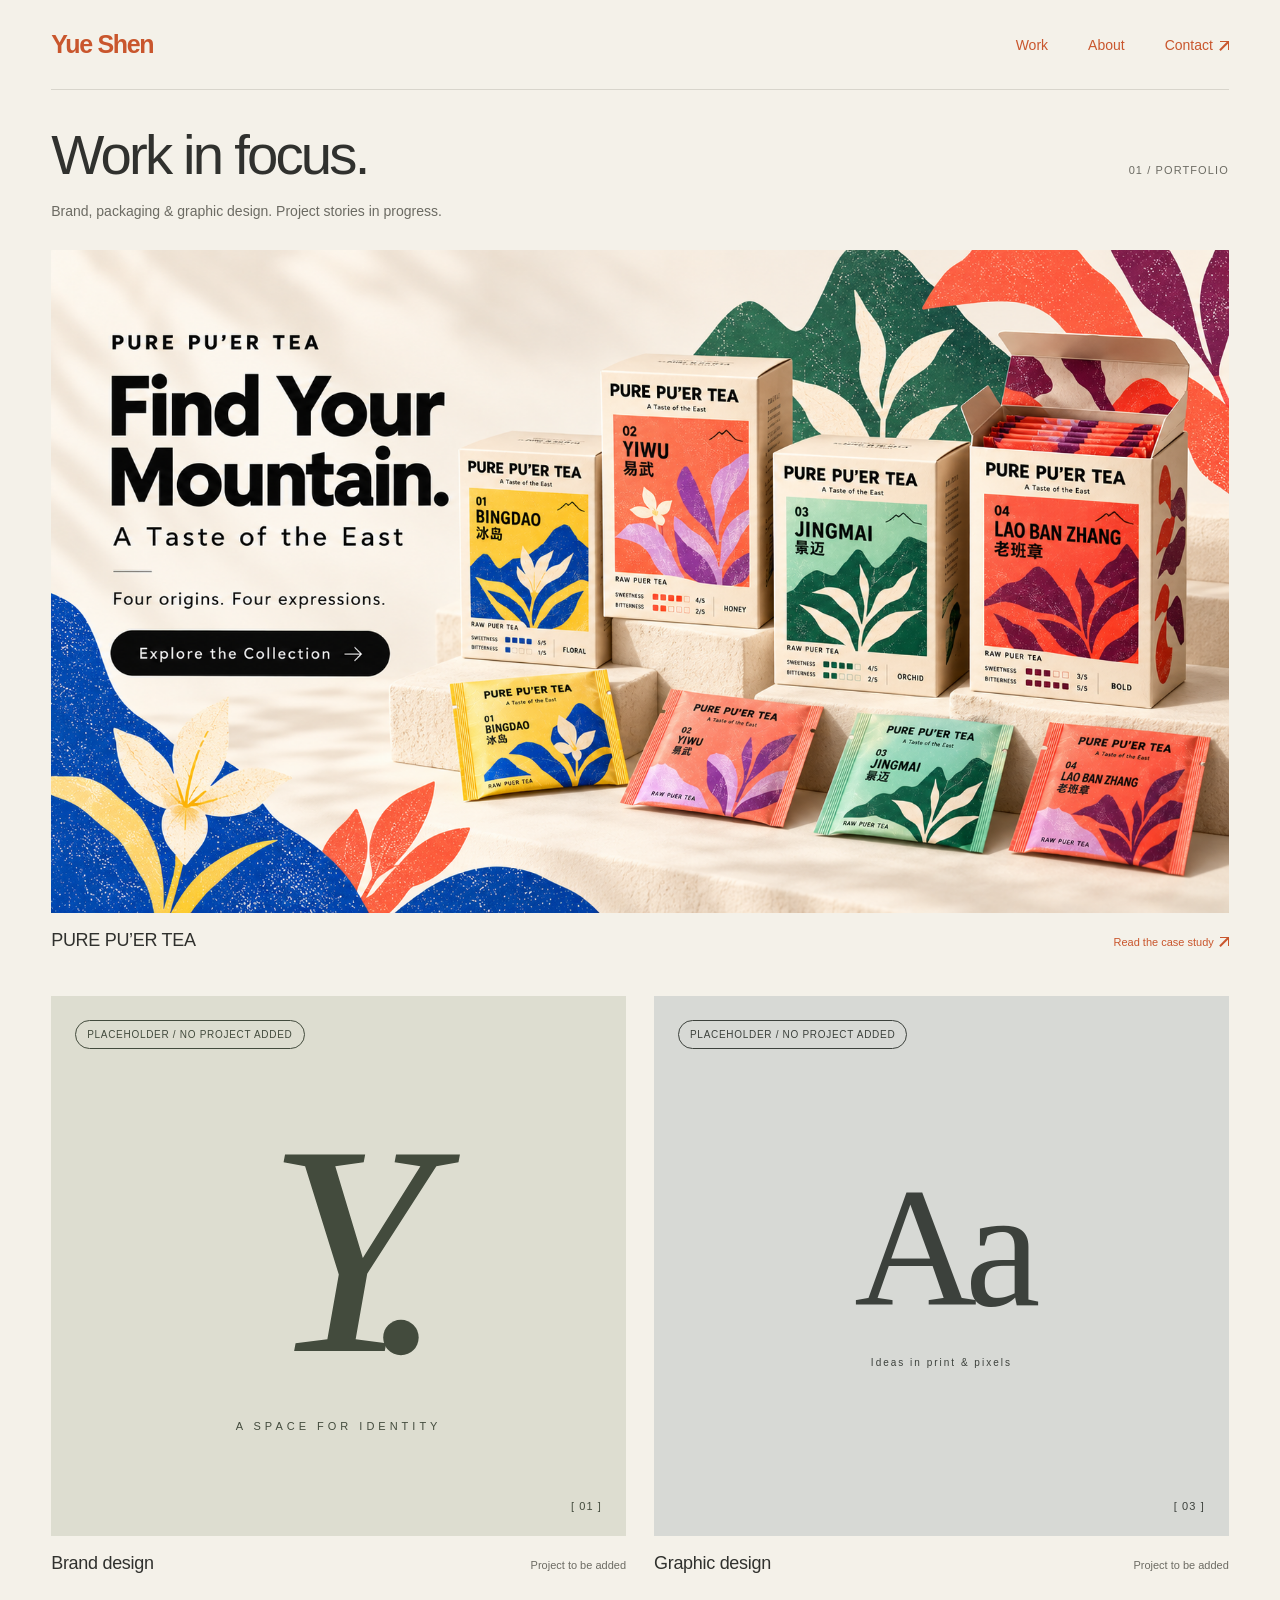
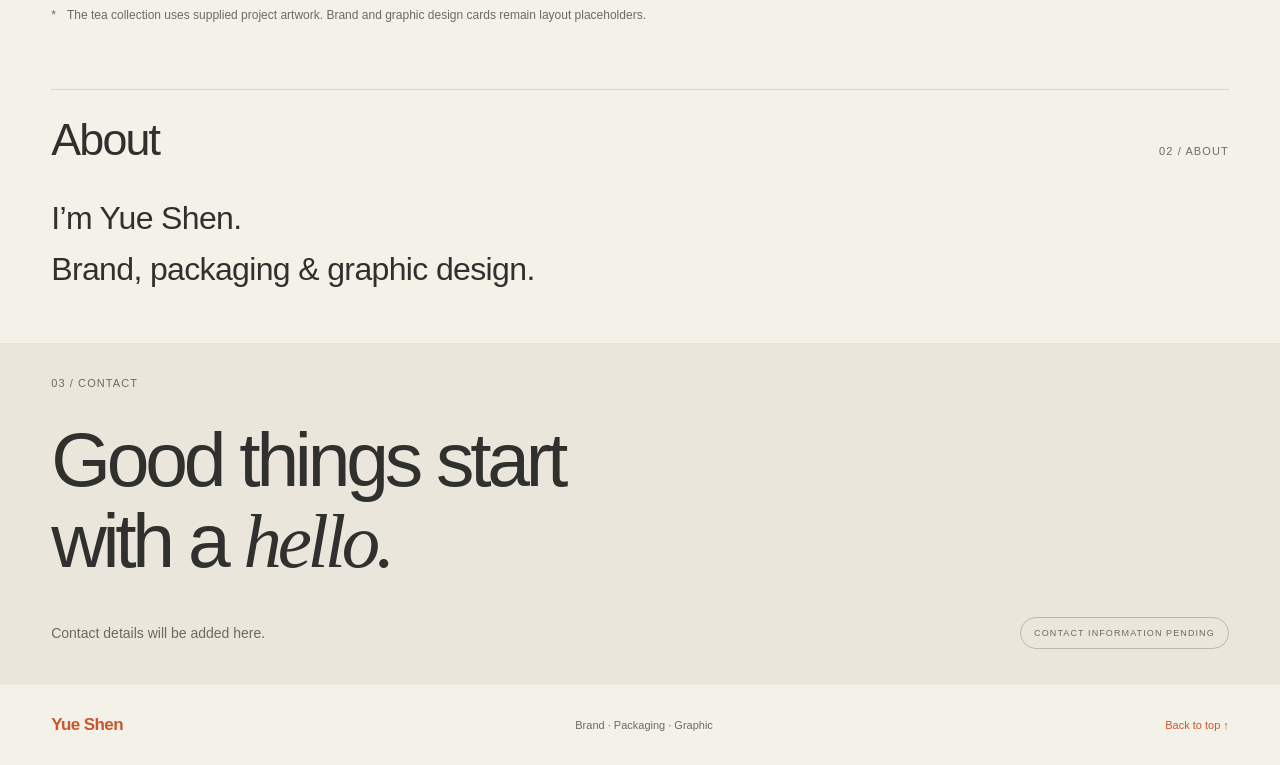
<file: index.html>
<!doctype html>
<html lang="en">
<head>
  <meta charset="utf-8">
  <meta name="viewport" content="width=device-width, initial-scale=1">
  <meta name="description" content="Yue Shen — a personal portfolio focused on brand, packaging, and graphic design.">
  <meta name="theme-color" content="#f4f1e9">
  <title>Yue Shen — Design Portfolio</title>
  <link rel="stylesheet" href="styles.css">
  <script src="script.js" defer></script>
</head>
<body>
  <a class="skip-link" href="#main">Skip to content</a>
  <header class="site-header">
    <a class="wordmark" href="#home" aria-label="Yue Shen, home">Yue Shen</a>
    <button class="menu-toggle" type="button" aria-expanded="false" aria-controls="navigation" hidden>Menu <span aria-hidden="true">+</span></button>
    <nav id="navigation" aria-label="Main navigation">
      <a href="#work">Work</a><a href="#about">About</a><a href="#contact">Contact <span class="arrow" aria-hidden="true"></span></a>
    </nav>
  </header>
  <main id="main">
    <section class="work section-shell" id="home" aria-labelledby="work-heading">
      <div class="work-header" id="work"><h1 id="work-heading">Work in focus.</h1><span class="section-number">01 / Portfolio</span></div>
      <p class="section-intro">Brand, packaging &amp; graphic design. Project stories in progress.</p>
      <div class="project-grid">
        <article class="project-card project-wide">
          <a class="project-artwork-link" href="tea-packaging.html" aria-label="View the PURE PU’ER TEA case study"><img class="project-image" src="assets/pure-puer-tea-collection.png" alt="PURE PU’ER TEA collection presentation with four origin-labelled boxes and sachets: Bingdao, Yiwu, Jingmai and Lao Ban Zhang." width="1672" height="941" decoding="async" fetchpriority="high"></a>
          <div class="project-caption"><h3>PURE PU’ER TEA</h3><a class="project-case-link" href="tea-packaging.html">Read the case study <span class="arrow" aria-hidden="true"></span></a></div>
        </article>
        <article class="project-card">
          <div class="project-placeholder placeholder-brand" role="img" aria-label="Placeholder for a future brand design project. No project image has been added."><span class="placeholder-tag">Placeholder / No project added</span><div class="placeholder-art" aria-hidden="true"><span class="brand-symbol">Y.</span><span class="art-caption">A space for identity</span></div><span class="placeholder-index" aria-hidden="true">[ 01 ]</span></div>
          <div class="project-caption"><h3>Brand design</h3><span>Project to be added</span></div>
        </article>
        <article class="project-card">
          <div class="project-placeholder placeholder-graphic" role="img" aria-label="Placeholder for a future graphic design project. No project image has been added."><span class="placeholder-tag">Placeholder / No project added</span><div class="placeholder-art" aria-hidden="true"><span class="graphic-type">Aa<span>Ideas in print & pixels</span></span></div><span class="placeholder-index" aria-hidden="true">[ 03 ]</span></div>
          <div class="project-caption"><h3>Graphic design</h3><span>Project to be added</span></div>
        </article>
      </div>
      <p class="work-note"><span aria-hidden="true">*</span> The tea collection uses supplied project artwork. Brand and graphic design cards remain layout placeholders.</p>
    </section>
    <section class="about section-shell" id="about" aria-labelledby="about-heading">
      <div class="section-heading"><h2 id="about-heading">About</h2><span class="section-number">02 / About</span></div>
      <p class="about-copy">I’m Yue Shen.<br>Brand, packaging &amp; graphic design.</p>
    </section>
    <section class="contact section-shell" id="contact" aria-labelledby="contact-heading">
      <div class="contact-top"><span class="section-number">03 / Contact</span></div><h2 id="contact-heading">Good things start<br>with a <em>hello.</em></h2><div class="contact-bottom"><p>Contact details will be added here.</p><span class="contact-label">Contact information pending</span></div>
    </section>
  </main>
  <footer class="site-footer"><a class="footer-name" href="#home">Yue Shen</a><span>Brand · Packaging · Graphic</span><a href="#home">Back to top ↑</a></footer>
</body>
</html>
</file>
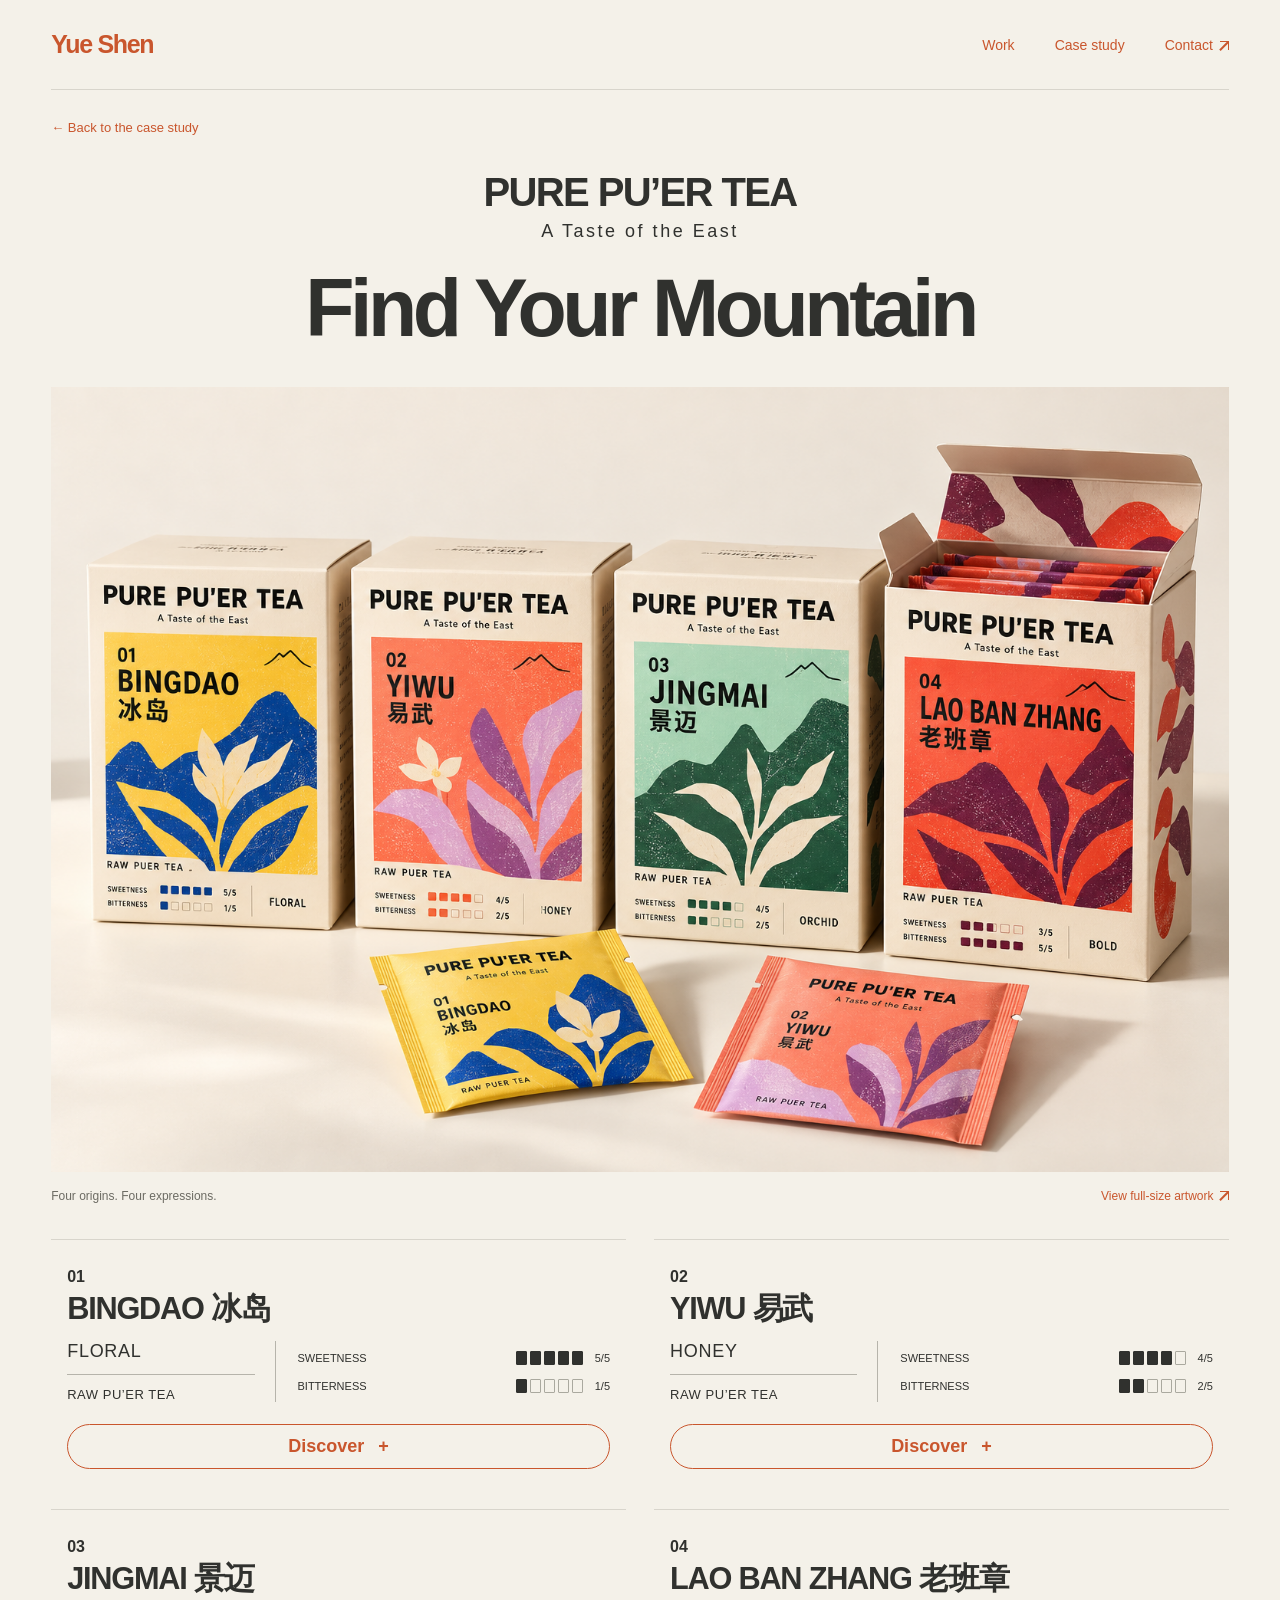
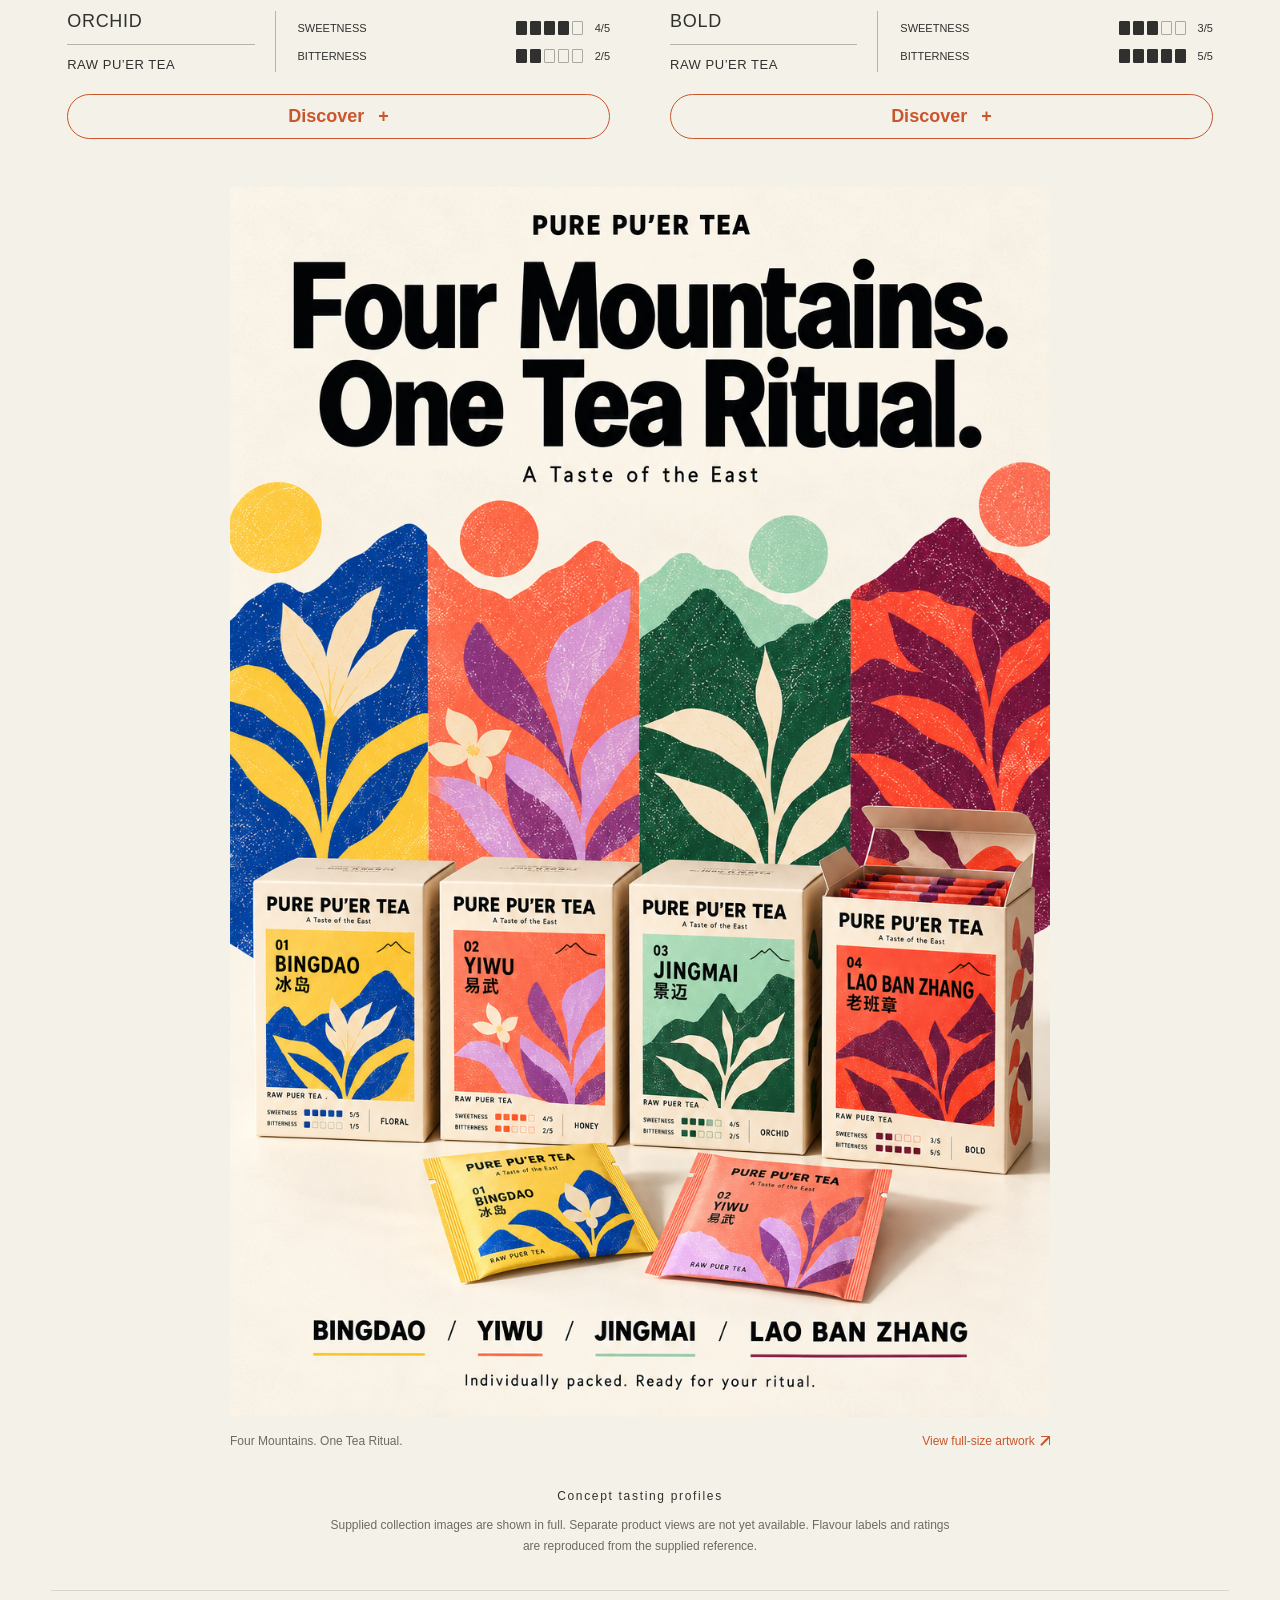
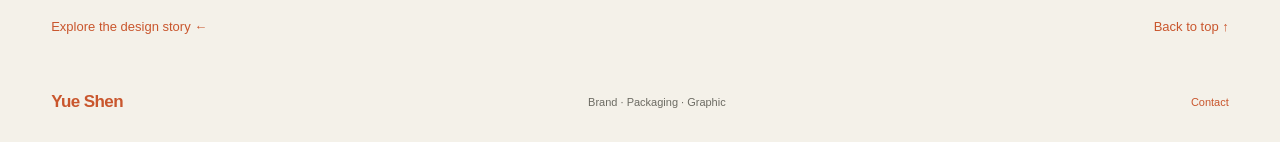
<file: tea-collection.html>
<!doctype html>
<html lang="en">
<head>
  <meta charset="utf-8">
  <meta name="viewport" content="width=device-width, initial-scale=1">
  <meta name="description" content="PURE PU’ER TEA — a four-origin packaging concept by Yue Shen.">
  <meta name="theme-color" content="#f4f1e9">
  <title>Find Your Mountain — PURE PU’ER TEA</title>
  <link rel="stylesheet" href="styles.css">
  <script src="script.js" defer></script>
</head>
<body>
  <a class="skip-link" href="#main">Skip to content</a>
  <header class="site-header">
    <a class="wordmark" href="index.html">Yue Shen</a>
    <button class="menu-toggle" type="button" aria-expanded="false" aria-controls="navigation" hidden>Menu <span aria-hidden="true">+</span></button>
    <nav id="navigation" aria-label="Main navigation"><a href="index.html#work">Work</a><a href="tea-packaging.html">Case study</a><a href="index.html#contact">Contact <span class="arrow" aria-hidden="true"></span></a></nav>
  </header>
  <main id="main" class="collection section-shell">
    <a class="case-back" href="tea-packaging.html">← Back to the case study</a>
    <header class="collection-heading"><p class="collection-brand">PURE PU’ER TEA</p><p class="collection-tagline">A Taste of the East</p><h1>Find Your Mountain</h1></header>
    <figure class="collection-artwork"><img class="project-image" src="assets/pure-puer-tea-flavour-gift-box.png" alt="Four PURE PU’ER TEA boxes with Bingdao and Yiwu sachets and an open Lao Ban Zhang box." width="1536" height="1024" decoding="async" fetchpriority="high"><figcaption>Four origins. Four expressions. <a href="assets/pure-puer-tea-flavour-gift-box.png">View full-size artwork <span class="arrow" aria-hidden="true"></span></a></figcaption></figure>
    <div class="collection-grid">
      <article class="collection-card" aria-labelledby="product-01">

        <div class="collection-card-body"><span class="collection-number">01</span><h2 id="product-01">BINGDAO <span lang="zh-CN">冰岛</span></h2>
          <div class="collection-profile"><div class="collection-flavour"><p>FLORAL</p><span>Raw Pu’er tea</span></div><div class="collection-ratings"><div class="rating" role="img" aria-label="Sweetness: 5 out of 5"><span aria-hidden="true">Sweetness</span><span class="rating-boxes" aria-hidden="true"><i class="rating-cell is-filled"></i><i class="rating-cell is-filled"></i><i class="rating-cell is-filled"></i><i class="rating-cell is-filled"></i><i class="rating-cell is-filled"></i></span><span aria-hidden="true">5/5</span></div><div class="rating" role="img" aria-label="Bitterness: 1 out of 5"><span aria-hidden="true">Bitterness</span><span class="rating-boxes" aria-hidden="true"><i class="rating-cell is-filled"></i><i class="rating-cell"></i><i class="rating-cell"></i><i class="rating-cell"></i><i class="rating-cell"></i></span><span aria-hidden="true">1/5</span></div></div></div>
          <details class="product-disclosure"><summary><span>Discover</span><span class="disclosure-icon" aria-hidden="true"></span></summary><div class="product-detail"><p>The reference pairs yellow and blue with mountain silhouettes and botanical forms.</p><p>The flavour descriptor and scores shown here are concept label information from the supplied reference.</p></div></details>
        </div>
      </article>
      <article class="collection-card" aria-labelledby="product-02">

        <div class="collection-card-body"><span class="collection-number">02</span><h2 id="product-02">YIWU <span lang="zh-CN">易武</span></h2>
          <div class="collection-profile"><div class="collection-flavour"><p>HONEY</p><span>Raw Pu’er tea</span></div><div class="collection-ratings"><div class="rating" role="img" aria-label="Sweetness: 4 out of 5"><span aria-hidden="true">Sweetness</span><span class="rating-boxes" aria-hidden="true"><i class="rating-cell is-filled"></i><i class="rating-cell is-filled"></i><i class="rating-cell is-filled"></i><i class="rating-cell is-filled"></i><i class="rating-cell"></i></span><span aria-hidden="true">4/5</span></div><div class="rating" role="img" aria-label="Bitterness: 2 out of 5"><span aria-hidden="true">Bitterness</span><span class="rating-boxes" aria-hidden="true"><i class="rating-cell is-filled"></i><i class="rating-cell is-filled"></i><i class="rating-cell"></i><i class="rating-cell"></i><i class="rating-cell"></i></span><span aria-hidden="true">2/5</span></div></div></div>
          <details class="product-disclosure"><summary><span>Discover</span><span class="disclosure-icon" aria-hidden="true"></span></summary><div class="product-detail"><p>The reference pairs coral and purple with mountain silhouettes and botanical forms.</p><p>The flavour descriptor and scores shown here are concept label information from the supplied reference.</p></div></details>
        </div>
      </article>
      <article class="collection-card" aria-labelledby="product-03">

        <div class="collection-card-body"><span class="collection-number">03</span><h2 id="product-03">JINGMAI <span lang="zh-CN">景迈</span></h2>
          <div class="collection-profile"><div class="collection-flavour"><p>ORCHID</p><span>Raw Pu’er tea</span></div><div class="collection-ratings"><div class="rating" role="img" aria-label="Sweetness: 4 out of 5"><span aria-hidden="true">Sweetness</span><span class="rating-boxes" aria-hidden="true"><i class="rating-cell is-filled"></i><i class="rating-cell is-filled"></i><i class="rating-cell is-filled"></i><i class="rating-cell is-filled"></i><i class="rating-cell"></i></span><span aria-hidden="true">4/5</span></div><div class="rating" role="img" aria-label="Bitterness: 2 out of 5"><span aria-hidden="true">Bitterness</span><span class="rating-boxes" aria-hidden="true"><i class="rating-cell is-filled"></i><i class="rating-cell is-filled"></i><i class="rating-cell"></i><i class="rating-cell"></i><i class="rating-cell"></i></span><span aria-hidden="true">2/5</span></div></div></div>
          <details class="product-disclosure"><summary><span>Discover</span><span class="disclosure-icon" aria-hidden="true"></span></summary><div class="product-detail"><p>The reference pairs green and cream with mountain silhouettes and botanical forms.</p><p>The flavour descriptor and scores shown here are concept label information from the supplied reference.</p></div></details>
        </div>
      </article>
      <article class="collection-card" aria-labelledby="product-04">

        <div class="collection-card-body"><span class="collection-number">04</span><h2 id="product-04">LAO BAN ZHANG <span lang="zh-CN">老班章</span></h2>
          <div class="collection-profile"><div class="collection-flavour"><p>BOLD</p><span>Raw Pu’er tea</span></div><div class="collection-ratings"><div class="rating" role="img" aria-label="Sweetness: 3 out of 5"><span aria-hidden="true">Sweetness</span><span class="rating-boxes" aria-hidden="true"><i class="rating-cell is-filled"></i><i class="rating-cell is-filled"></i><i class="rating-cell is-filled"></i><i class="rating-cell"></i><i class="rating-cell"></i></span><span aria-hidden="true">3/5</span></div><div class="rating" role="img" aria-label="Bitterness: 5 out of 5"><span aria-hidden="true">Bitterness</span><span class="rating-boxes" aria-hidden="true"><i class="rating-cell is-filled"></i><i class="rating-cell is-filled"></i><i class="rating-cell is-filled"></i><i class="rating-cell is-filled"></i><i class="rating-cell is-filled"></i></span><span aria-hidden="true">5/5</span></div></div></div>
          <details class="product-disclosure"><summary><span>Discover</span><span class="disclosure-icon" aria-hidden="true"></span></summary><div class="product-detail"><p>The reference pairs red and burgundy with mountain silhouettes and botanical forms.</p><p>The flavour descriptor and scores shown here are concept label information from the supplied reference.</p></div></details>
        </div>
      </article>
    </div>
    <figure class="collection-poster"><img class="project-image" src="assets/pure-puer-tea-four-origins.png" alt="Four Mountains. One Tea Ritual. portrait presentation showing the four tea origins and their mountain and botanical illustrations." width="1024" height="1536" loading="lazy" decoding="async"><figcaption>Four Mountains. One Tea Ritual. <a href="assets/pure-puer-tea-four-origins.png">View full-size artwork <span class="arrow" aria-hidden="true"></span></a></figcaption></figure>
    <p class="collection-footnote">Concept tasting profiles</p>
    <p class="collection-note">Supplied collection images are shown in full. Separate product views are not yet available. Flavour labels and ratings are reproduced from the supplied reference.</p>
    <div class="case-end"><a href="tea-packaging.html">Explore the design story ←</a><a href="#main">Back to top ↑</a></div>
  </main>
  <footer class="site-footer"><a class="footer-name" href="index.html">Yue Shen</a><span>Brand · Packaging · Graphic</span><a href="index.html#contact">Contact</a></footer>
</body>
</html>
</file>
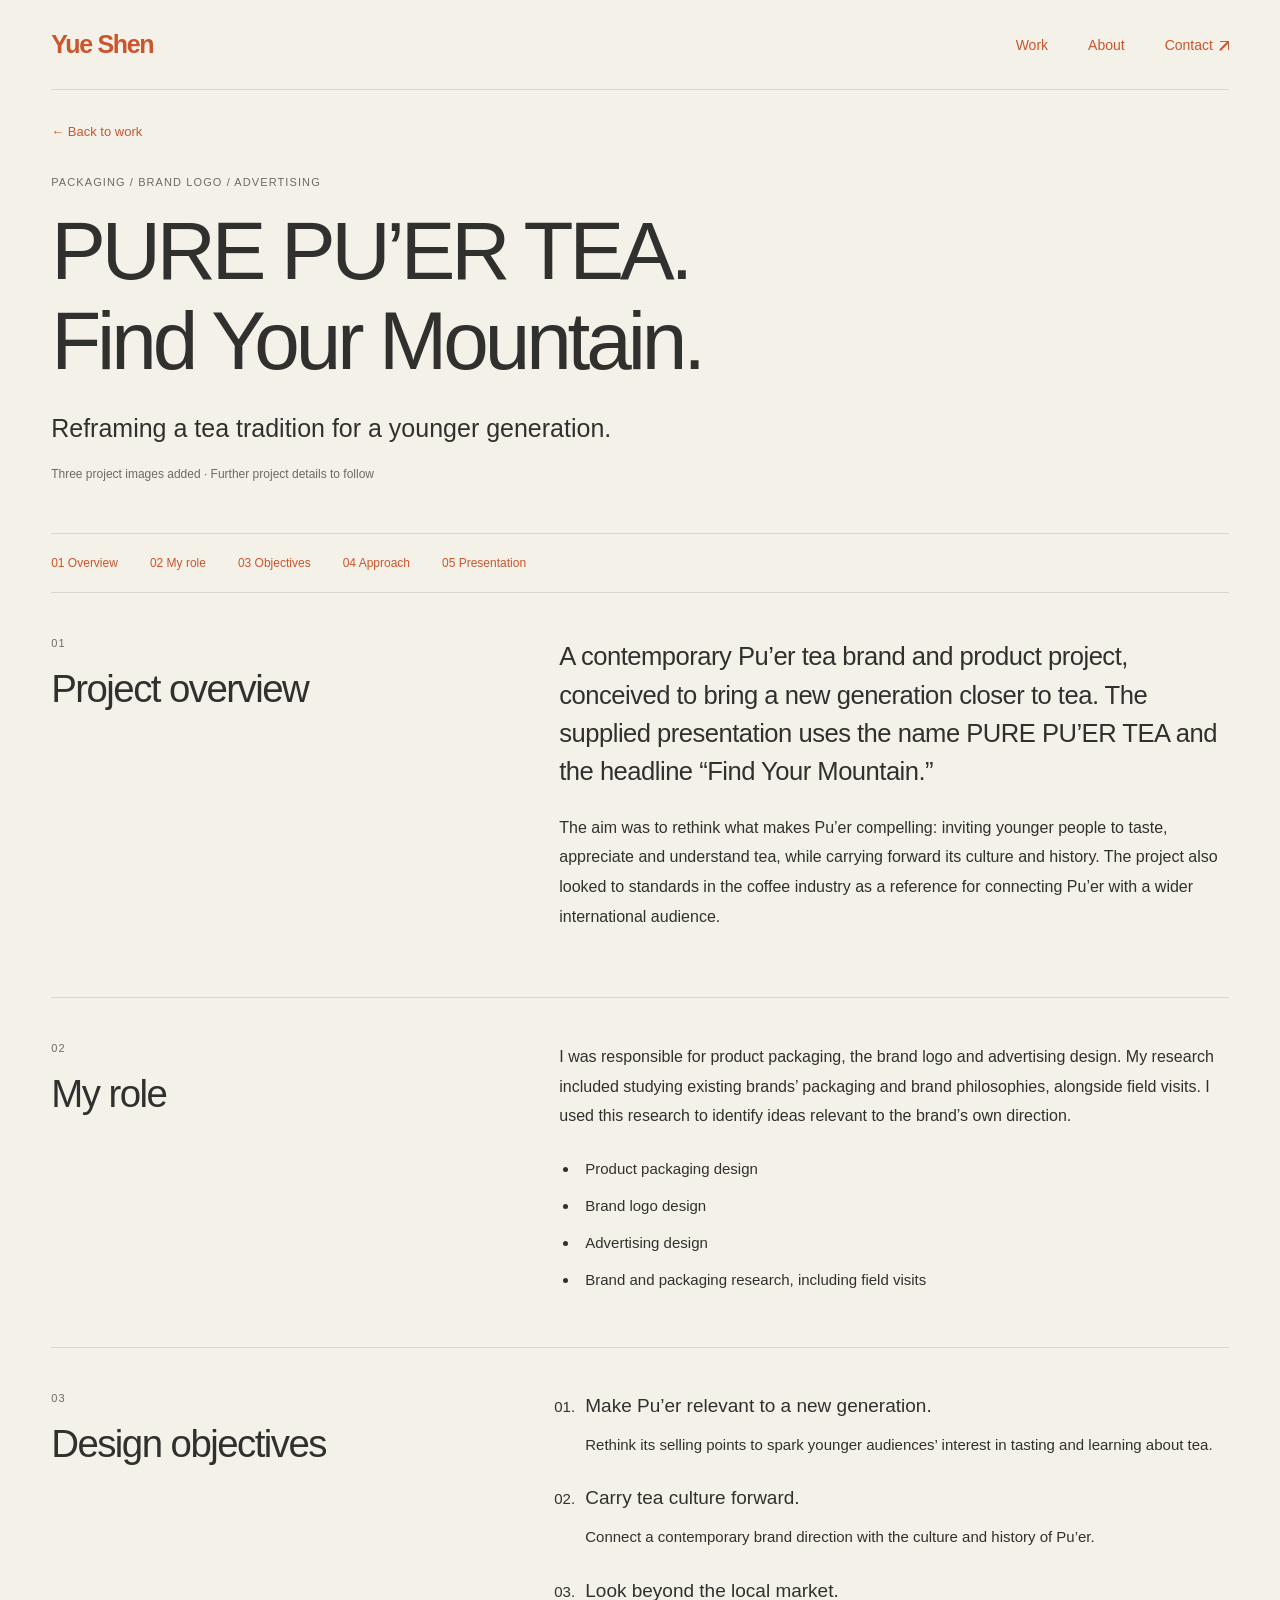
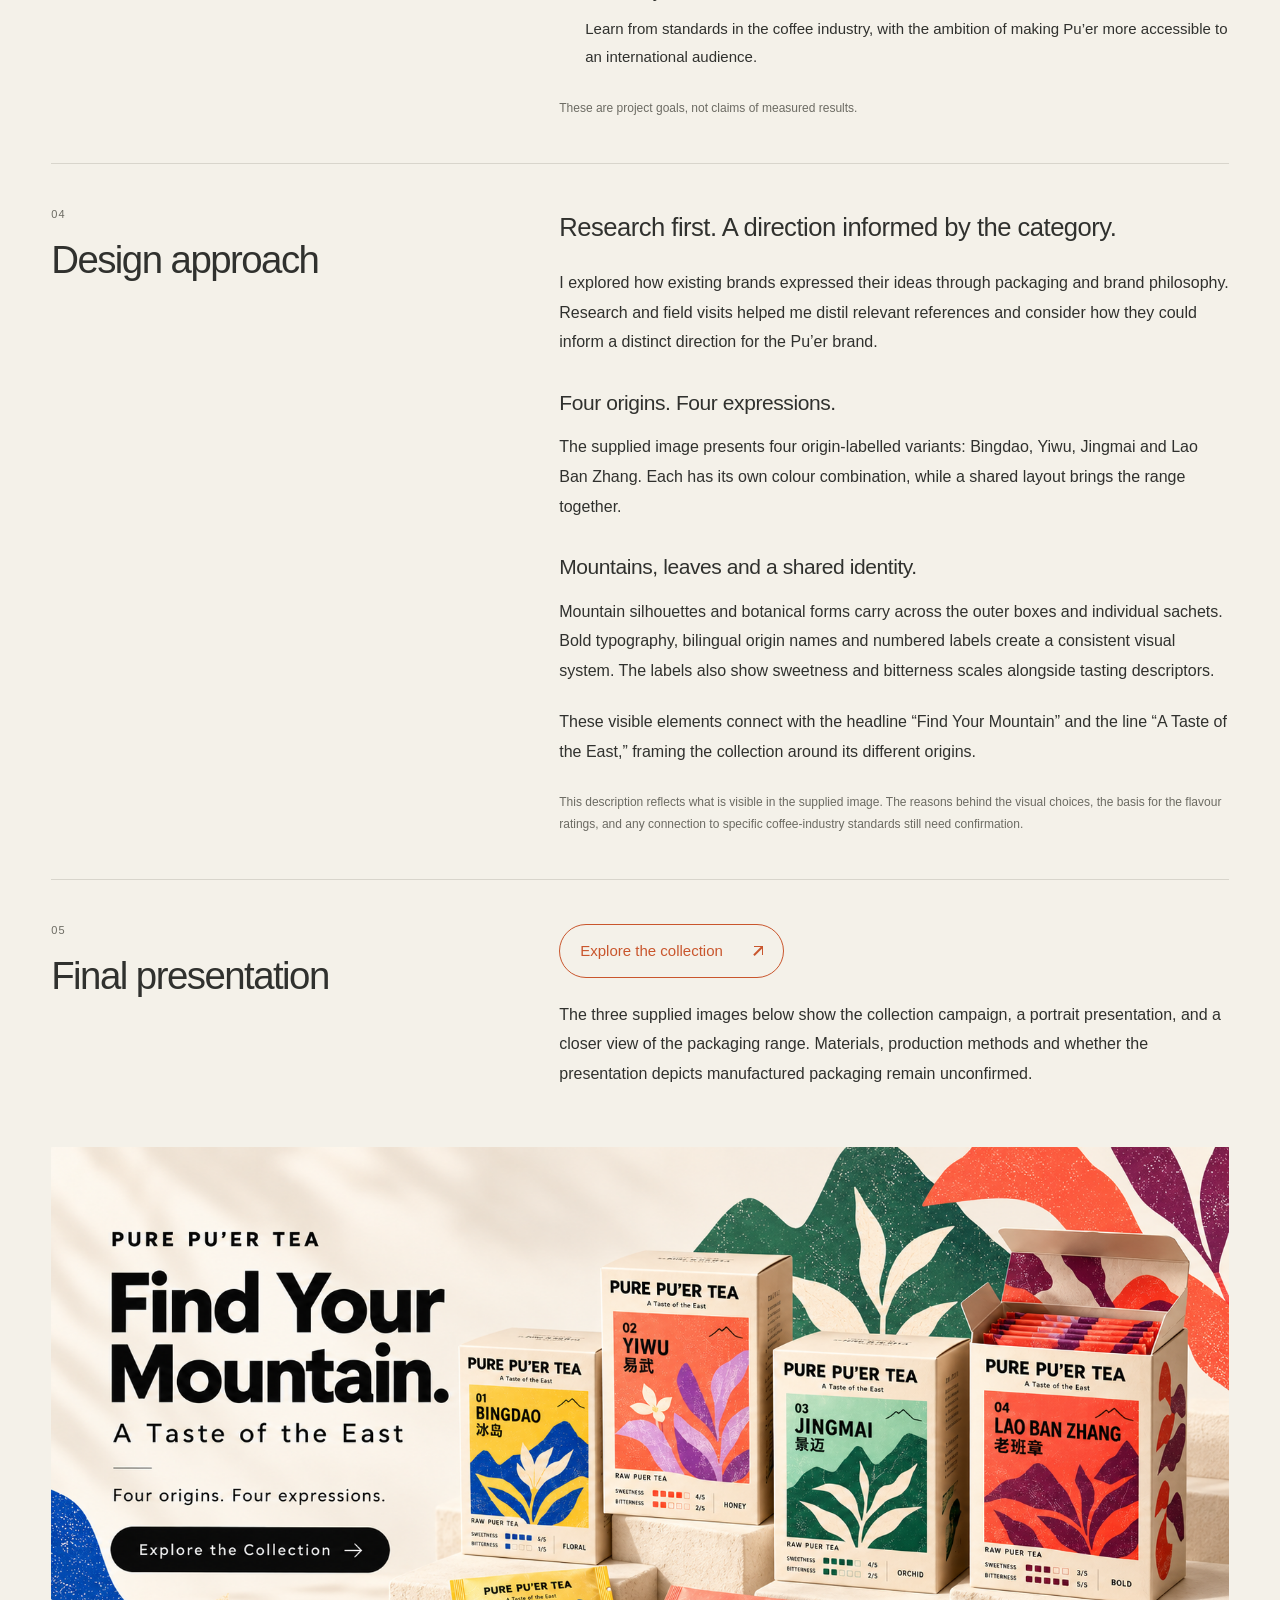
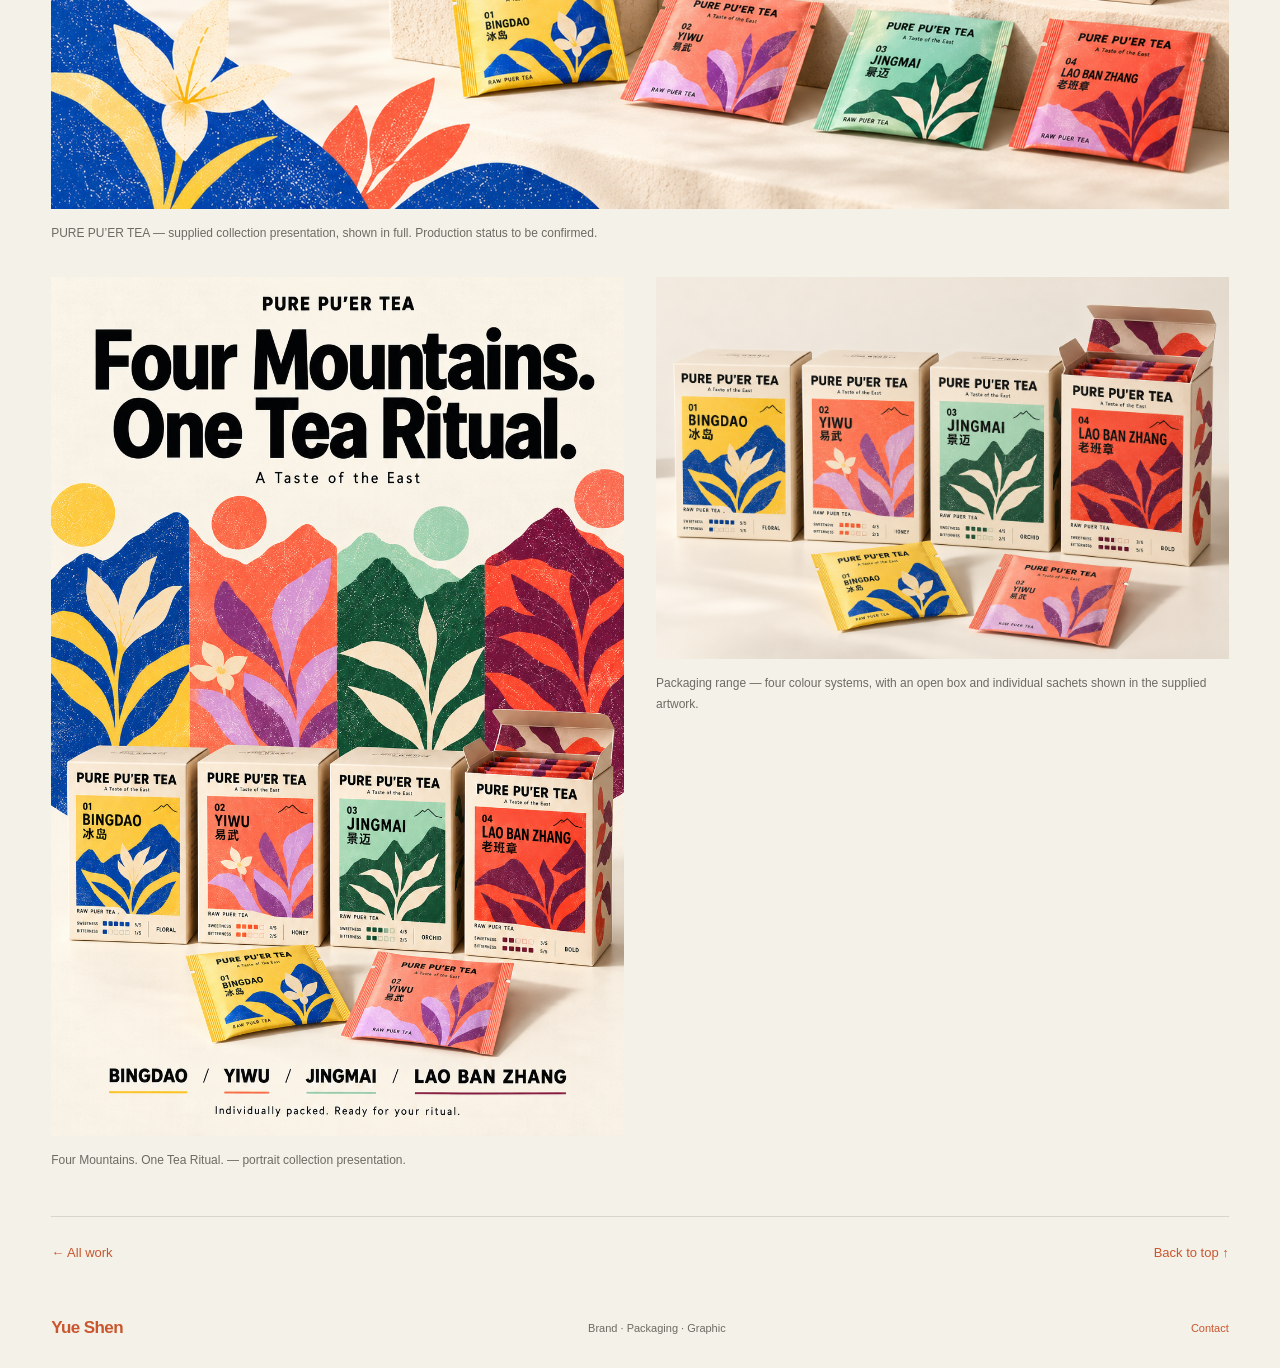
<file: tea-packaging.html>
<!doctype html>
<html lang="en">
<head>
  <meta charset="utf-8">
  <meta name="viewport" content="width=device-width, initial-scale=1">
  <meta name="description" content="Yue Shen’s Pu’er tea project: packaging, brand logo and advertising design, with a focus on connecting tea culture with a younger generation.">
  <meta name="theme-color" content="#f4f1e9">
  <title>PURE PU’ER TEA — Yue Shen</title>
  <link rel="stylesheet" href="styles.css">
  <script src="script.js" defer></script>
</head>
<body>
  <a class="skip-link" href="#main">Skip to content</a>
  <header class="site-header">
    <a class="wordmark" href="index.html#home" aria-label="Yue Shen, home">Yue Shen</a>
    <button class="menu-toggle" type="button" aria-expanded="false" aria-controls="navigation" hidden>Menu <span aria-hidden="true">+</span></button>
    <nav id="navigation" aria-label="Main navigation"><a href="index.html#work">Work</a><a href="index.html#about">About</a><a href="index.html#contact">Contact <span class="arrow" aria-hidden="true"></span></a></nav>
  </header>
  <main id="main" class="case-study section-shell">
    <header class="case-header">
      <a class="case-back" href="index.html#work">← Back to work</a>
      <p class="section-number">Packaging / Brand logo / Advertising</p>
      <h1>PURE PU’ER TEA.<br>Find Your Mountain.</h1>
      <p class="case-subtitle">Reframing a tea tradition for a younger generation.</p>
      <p class="case-status">Three project images added · Further project details to follow</p>
    </header>
    <nav class="case-navigation" aria-label="Case study sections">
      <a href="#overview">01 Overview</a><a href="#role">02 My role</a><a href="#objectives">03 Objectives</a><a href="#approach">04 Approach</a><a href="#presentation">05 Presentation</a>
    </nav>
    <section class="case-section" id="overview" aria-labelledby="overview-heading">
      <div class="case-section-title"><span class="section-number">01</span><h2 id="overview-heading">Project overview</h2></div>
      <div class="case-body"><p class="case-lead">A contemporary Pu’er tea brand and product project, conceived to bring a new generation closer to tea. The supplied presentation uses the name PURE PU’ER TEA and the headline “Find Your Mountain.”</p><p>The aim was to rethink what makes Pu’er compelling: inviting younger people to taste, appreciate and understand tea, while carrying forward its culture and history. The project also looked to standards in the coffee industry as a reference for connecting Pu’er with a wider international audience.</p></div>
    </section>
    <section class="case-section" id="role" aria-labelledby="role-heading">
      <div class="case-section-title"><span class="section-number">02</span><h2 id="role-heading">My role</h2></div>
      <div class="case-body"><p>I was responsible for product packaging, the brand logo and advertising design. My research included studying existing brands’ packaging and brand philosophies, alongside field visits. I used this research to identify ideas relevant to the brand’s own direction.</p><ul class="case-list"><li>Product packaging design</li><li>Brand logo design</li><li>Advertising design</li><li>Brand and packaging research, including field visits</li></ul></div>
    </section>
    <section class="case-section" id="objectives" aria-labelledby="objectives-heading">
      <div class="case-section-title"><span class="section-number">03</span><h2 id="objectives-heading">Design objectives</h2></div>
      <div class="case-body"><ul class="case-list objectives-list"><li><h3>Make Pu’er relevant to a new generation.</h3><p>Rethink its selling points to spark younger audiences’ interest in tasting and learning about tea.</p></li><li><h3>Carry tea culture forward.</h3><p>Connect a contemporary brand direction with the culture and history of Pu’er.</p></li><li><h3>Look beyond the local market.</h3><p>Learn from standards in the coffee industry, with the ambition of making Pu’er more accessible to an international audience.</p></li></ul><p class="case-note">These are project goals, not claims of measured results.</p></div>
    </section>
    <section class="case-section" id="approach" aria-labelledby="approach-heading">
      <div class="case-section-title"><span class="section-number">04</span><h2 id="approach-heading">Design approach</h2></div>
      <div class="case-body"><p class="case-lead">Research first. A direction informed by the category.</p><p>I explored how existing brands expressed their ideas through packaging and brand philosophy. Research and field visits helped me distil relevant references and consider how they could inform a distinct direction for the Pu’er brand.</p><h3 class="case-subheading">Four origins. Four expressions.</h3><p>The supplied image presents four origin-labelled variants: Bingdao, Yiwu, Jingmai and Lao Ban Zhang. Each has its own colour combination, while a shared layout brings the range together.</p><h3 class="case-subheading">Mountains, leaves and a shared identity.</h3><p>Mountain silhouettes and botanical forms carry across the outer boxes and individual sachets. Bold typography, bilingual origin names and numbered labels create a consistent visual system. The labels also show sweetness and bitterness scales alongside tasting descriptors.</p><p>These visible elements connect with the headline “Find Your Mountain” and the line “A Taste of the East,” framing the collection around its different origins.</p><p class="case-note">This description reflects what is visible in the supplied image. The reasons behind the visual choices, the basis for the flavour ratings, and any connection to specific coffee-industry standards still need confirmation.</p></div>
    </section>
    <section class="case-section case-presentation" id="presentation" aria-labelledby="presentation-heading">
      <div class="case-section-title"><span class="section-number">05</span><h2 id="presentation-heading">Final presentation</h2></div>
      <div class="case-body"><p><a class="collection-entry" href="tea-collection.html">Explore the collection <span class="arrow" aria-hidden="true"></span></a></p><p>The three supplied images below show the collection campaign, a portrait presentation, and a closer view of the packaging range. Materials, production methods and whether the presentation depicts manufactured packaging remain unconfirmed.</p></div>
      <div class="case-gallery">
        <!-- Supplied project images are displayed without cropping. -->
        <figure class="case-figure"><img class="project-image" src="assets/pure-puer-tea-collection.png" alt="PURE PU’ER TEA collection presentation with four origin-labelled boxes and sachets: Bingdao, Yiwu, Jingmai and Lao Ban Zhang." width="1672" height="941" decoding="async" loading="lazy"><figcaption>PURE PU’ER TEA — supplied collection presentation, shown in full. Production status to be confirmed.</figcaption></figure>
        <figure class="case-figure"><img class="project-image" src="assets/pure-puer-tea-four-origins.png" alt="Portrait PURE PU’ER TEA presentation reading Four Mountains. One Tea Ritual., with four illustrated mountain palettes, origin-labelled boxes and two sachets." width="1024" height="1536" loading="lazy" decoding="async"><figcaption>Four Mountains. One Tea Ritual. — portrait collection presentation.</figcaption></figure>
        <figure class="case-figure"><img class="project-image" src="assets/pure-puer-tea-flavour-gift-box.png" alt="Close view of the complete four-colour Pu’er tea box range with an open Lao Ban Zhang box and Bingdao and Yiwu sachets in front." width="1536" height="1024" loading="lazy" decoding="async"><figcaption>Packaging range — four colour systems, with an open box and individual sachets shown in the supplied artwork.</figcaption></figure>
      </div>
    </section>
    <div class="case-end"><a href="index.html#work">← All work</a><a href="#main">Back to top ↑</a></div>
  </main>
  <footer class="site-footer"><a class="footer-name" href="index.html">Yue Shen</a><span>Brand · Packaging · Graphic</span><a href="index.html#contact">Contact</a></footer>
</body>
</html>
</file>
<file: styles.css>
:root {
  --paper: #f4f1e9;
  --ink: #30312e;
  --muted: #6c6b63;
  --orange: #c9562d;
  --line: #d8d5cc;
  --serif: Georgia, 'Times New Roman', serif;
}
* { box-sizing: border-box; }
html { scroll-behavior: smooth; scroll-padding-top: 28px; }
body { margin: 0; background: var(--paper); color: var(--ink); font-family: Arial, Helvetica, sans-serif; -webkit-font-smoothing: antialiased; }
a { color: var(--orange); text-decoration: none; }
a:hover { text-decoration: underline; text-underline-offset: 5px; }
button { font: inherit; color: var(--orange); }
a:focus-visible, button:focus-visible { outline: 2px solid var(--orange); outline-offset: 6px; }
::selection { background: var(--line); color: var(--ink); }
.section-shell { padding-inline: 4vw; }
.site-header { min-height: 90px; margin: 0 4vw; display: flex; align-items: center; justify-content: space-between; border-bottom: 1px solid var(--line); gap: 24px; }
.wordmark { font-size: 25px; font-weight: 700; letter-spacing: -1.3px; }
.site-header nav { display: flex; gap: 40px; font-size: 14px; }
.menu-toggle { display: none; border: 0; background: none; padding: 12px 0; cursor: pointer; }
.skip-link { position: fixed; top: 12px; left: 12px; z-index: 20; padding: 12px; background: var(--ink); color: var(--paper); transform: translateY(-180%); }
.skip-link:focus { transform: translateY(0); }
.work { padding-top: 34px; padding-bottom: 64px; }
.work-header, .section-heading { display: flex; align-items: baseline; justify-content: space-between; gap: 24px; }
h1 { font-size: clamp(36px, 4.4vw, 64px); font-weight: 400; letter-spacing: -.05em; line-height: 1.1; margin: 0; }
.section-number, .placeholder-tag, .placeholder-index, .contact-label { font-size: 11px; letter-spacing: 1.1px; text-transform: uppercase; }
.section-number { color: var(--muted); white-space: nowrap; }
.section-intro { font-size: 14px; line-height: 1.6; color: var(--muted); margin: 14px 0 28px; }
.project-grid { display: grid; grid-template-columns: minmax(0, 1fr) minmax(0, 1fr); align-items: start; gap: 44px 28px; }
.project-card { min-width: 0; }
.project-wide { grid-column: 1 / -1; }
.project-placeholder { min-height: 540px; position: relative; display: flex; align-items: center; justify-content: center; }
.project-wide .project-placeholder { min-height: 640px; }
.placeholder-tag { position: absolute; top: 24px; left: 24px; z-index: 1; letter-spacing: .7px; font-size: 10px; border: 1px solid currentColor; border-radius: 24px; padding: 8px 11px; }
.placeholder-index { position: absolute; bottom: 24px; right: 24px; }
.placeholder-brand { background: #ddddd0; color: #434b3d; }
.placeholder-art { display: flex; align-items: center; justify-content: center; flex-direction: column; width: 100%; padding: 70px 24px; }
.brand-symbol { font-family: var(--serif); font-size: 300px; font-style: italic; letter-spacing: -35px; line-height: 1; }
.art-caption { font-size: 11px; text-transform: uppercase; letter-spacing: 4px; margin-top: 20px; }
.placeholder-packaging { background: #e4ded4; color: #514d45; }
.package-outline { width: 185px; height: 260px; display: flex; align-items: center; justify-content: center; border: 1px solid currentColor; transform: rotate(-9deg); box-shadow: 12px 12px 0 -1px #e4ded4, 12px 12px 0 0 currentColor; }
.package-outline span { font-size: 34px; font-weight: 700; line-height: 1; letter-spacing: -1.5px; }
.placeholder-graphic { background: #d7d9d5; color: #3c413c; }
.graphic-type { font-family: var(--serif); font-size: 170px; letter-spacing: -12px; line-height: 1; }
.graphic-type > span { display: block; font-family: Arial, Helvetica, sans-serif; font-size: 10px; text-align: center; letter-spacing: 2px; margin-top: 25px; }
.project-caption { display: flex; align-items: baseline; justify-content: space-between; gap: 16px; padding-top: 17px; }
.project-caption h3 { font-size: 18px; font-weight: 400; letter-spacing: -.3px; margin: 0; }
.project-caption > span { font-size: 11px; color: var(--muted); }
/* Natural image dimensions: no fixed aspect ratio or cropped image containers. */
.project-image { display: block; width: 100%; height: auto; }
.work-note { font-size: 12px; line-height: 1.6; color: var(--muted); margin: 32px 0 0; }
.work-note > span { margin-right: 8px; }
.about { padding-bottom: 48px; }
.section-heading { border-top: 1px solid var(--line); padding-top: 24px; }
h2 { font-size: clamp(30px, 3.5vw, 48px); font-weight: 400; letter-spacing: -1.8px; margin: 0; }
.about-copy { font-size: clamp(15px, 2.5vw, 32px); line-height: 1.6; letter-spacing: -.02em; margin: 28px 0 0; }
.contact { background: #eae6dc; padding-top: 30px; padding-bottom: 36px; }
.contact h2 { font-size: clamp(46px, 6vw, 86px); letter-spacing: -.055em; line-height: 1.05; margin: 28px 0 34px; }
em { font-family: var(--serif); font-weight: 400; }
.contact-bottom { display: flex; justify-content: space-between; align-items: center; gap: 20px; }
.contact-bottom p { font-size: 14px; color: var(--muted); margin: 0; }
.contact-label { font-size: 9px; border: 1px solid #bcb8ae; border-radius: 24px; padding: 10px 13px; color: var(--muted); }
.site-footer { margin: 0 4vw; padding: 30px 0; display: flex; align-items: center; justify-content: space-between; gap: 20px; font-size: 11px; color: var(--muted); }
.footer-name { font-size: 17px; font-weight: 700; letter-spacing: -.6px; }
.arrow { display: inline-block; width: 9px; height: 9px; border-top: 1.5px solid currentColor; border-right: 1.5px solid currentColor; position: relative; margin-left: 3px; }
.arrow::after { content: ''; position: absolute; height: 1.5px; width: 12px; right: -2px; top: 3px; background: currentColor; transform: rotate(-45deg); }
@media (min-width: 1700px) { body { max-width: 1800px; margin: auto; } }
@media (max-width: 700px) {
  .section-shell { padding-inline: 5vw; }
  .site-header { min-height: 76px; margin-inline: 5vw; flex-wrap: wrap; gap: 0; }
  .wordmark { font-size: 23px; }
  .site-header nav { gap: 24px; font-size: 13px; }
  .js .menu-toggle:not([hidden]) { display: block; }
  .js .site-header nav { display: none; width: 100%; padding: 10px 0 24px; justify-content: space-between; }
  .js .site-header nav.is-open { display: flex; }
  .work { padding-top: 26px; padding-bottom: 44px; }
  .work-header { align-items: center; gap: 12px; }
  h1 { font-size: clamp(31px, 8vw, 50px); }
  .section-number { font-size: 9px; letter-spacing: .6px; }
  .section-intro { font-size: 12px; margin: 12px 0 24px; max-width: 260px; }
  .project-grid { grid-template-columns: minmax(0, 1fr); gap: 32px; }
  .project-wide { grid-column: auto; }
  .project-placeholder, .project-wide .project-placeholder { min-height: 440px; }
  .placeholder-tag { top: 18px; left: 18px; font-size: 8px; }
  .brand-symbol { font-size: 235px; }
  .art-caption { font-size: 9px; letter-spacing: 3px; }
  .graphic-type { font-size: 150px; }
  .package-outline { width: 165px; height: 235px; }
  .project-caption h3 { font-size: 16px; }
  .project-caption > span { font-size: 10px; }
  .section-heading { padding-top: 22px; }
  h2 { font-size: 30px; letter-spacing: -1px; }
  .about { padding-bottom: 36px; }
  .about-copy { font-size: clamp(15px, 4.2vw, 22px); margin-top: 20px; }
  .contact { padding-top: 26px; padding-bottom: 30px; }
  .contact h2 { font-size: clamp(42px, 10vw, 68px); margin: 24px 0 28px; }
  .contact-bottom { flex-direction: column; align-items: flex-start; gap: 18px; }
  .site-footer { margin-inline: 5vw; flex-wrap: wrap; padding: 26px 0; gap: 18px; }
  .site-footer > span { order: 3; width: 100%; font-size: 10px; }
}
@media (prefers-reduced-motion: reduce) { html { scroll-behavior: auto; } }

/* Project case study */
.project-case-link { font-size: 11px; text-align: right; line-height: 1.6; }
.case-study { padding-top: 32px; }
.case-back { font-size: 13px; }
.case-header { max-width: 960px; padding-bottom: 36px; }
.case-header .section-number { margin: 36px 0 18px; }
.case-header h1 { font-size: clamp(44px, 6.4vw, 92px); }
.case-subtitle { font-size: clamp(17px, 2vw, 25px); line-height: 1.5; max-width: 600px; margin: 24px 0 16px; }
.case-status, .case-note { font-size: 12px; line-height: 1.8; color: var(--muted); }
.case-navigation { display: flex; flex-wrap: wrap; gap: 18px 32px; padding: 22px 0; border-top: 1px solid var(--line); font-size: 12px; }
.case-section { display: grid; grid-template-columns: minmax(0, 1fr) minmax(0, 1.6fr); gap: 36px 7vw; border-top: 1px solid var(--line); padding: 44px 0; }
.case-section-title .section-number { display: block; margin-bottom: 18px; }
.case-section-title h2 { font-size: clamp(27px, 3vw, 40px); letter-spacing: -.04em; }
.case-body { max-width: 720px; }
.case-body p { font-size: 16px; line-height: 1.85; margin: 0 0 22px; }
.case-body .case-lead { font-size: clamp(21px, 2vw, 28px); line-height: 1.5; letter-spacing: -.02em; }
.case-body .case-note { font-size: 12px; margin: 24px 0 0; }
.case-list { padding-left: 20px; font-size: 15px; line-height: 1.8; margin: 24px 0 0; }
.case-list li { padding-left: 6px; margin-bottom: 10px; }
.objectives-list { list-style: decimal-leading-zero; margin-top: 0; }
.objectives-list li { margin-bottom: 26px; }
.objectives-list h3 { font-size: 19px; line-height: 1.5; font-weight: 400; margin: 0 0 10px; }
.objectives-list p { font-size: 15px; margin: 0; }
.case-gallery { grid-column: 1 / -1; display: grid; grid-template-columns: minmax(0, 1fr) minmax(0, 1fr); align-items: start; gap: 32px; }
.case-figure { margin: 0; min-width: 0; }
.case-figure:first-child { grid-column: 1 / -1; }
.case-artwork-pending { background: #e4ded4; min-height: 340px; display: flex; flex-direction: column; align-items: center; justify-content: center; gap: 24px; padding: 36px 20px; text-align: center; }
.case-figure:first-child .case-artwork-pending { min-height: 520px; }
.case-artwork-pending > span:not(.section-number) { font-family: var(--serif); font-size: clamp(28px, 4vw, 50px); }
.case-artwork-pending small { font-size: 12px; color: var(--muted); }
.case-figure figcaption { font-size: 12px; line-height: 1.8; color: var(--muted); padding-top: 14px; }
.case-end { display: flex; justify-content: space-between; gap: 20px; border-top: 1px solid var(--line); padding: 28px 0; font-size: 13px; }
@media (max-width: 700px) {
  .case-study { padding-top: 24px; }
  .case-header { padding-bottom: 24px; }
  .case-header .section-number { margin-top: 28px; }
  .case-section { grid-template-columns: minmax(0, 1fr); gap: 24px; padding: 30px 0; }
  .case-body p { font-size: 15px; }
  .case-body .case-lead { font-size: 22px; }
  .case-navigation { gap: 16px 22px; }
  .case-gallery { grid-template-columns: minmax(0, 1fr); gap: 26px; }
  .case-figure:first-child { grid-column: auto; }
  .case-artwork-pending, .case-figure:first-child .case-artwork-pending { min-height: 360px; }
}

.case-subheading { font-size: 21px; font-weight: 400; line-height: 1.5; letter-spacing: -.02em; margin: 30px 0 14px; }

/* Collection presentation: original artwork keeps its own colours. */
.collection { max-width: 1500px; margin: auto; padding-top: 28px; }
.collection-heading { text-align: center; padding: 34px 0 36px; }
.collection-brand { font-size: clamp(24px, 3.3vw, 40px); font-weight: 800; letter-spacing: -.04em; margin: 0 0 6px; }
.collection-tagline { font-size: clamp(12px, 1.5vw, 18px); letter-spacing: .14em; margin: 0; }
.collection-heading h1 { font-size: clamp(40px, 6.3vw, 86px); line-height: 1.05; font-weight: 800; letter-spacing: -.055em; margin: 24px 0 0; }
.collection-grid { display: grid; grid-template-columns: minmax(0, 1fr) minmax(0, 1fr); align-items: start; gap: 40px 28px; }
.collection-card { min-width: 0; }
.collection-card > .project-image { border-radius: 14px; }
.collection-image-pending { min-height: 400px; aspect-ratio: 6 / 5; background: #e4e1d8; border-radius: 14px; display: flex; align-items: center; justify-content: center; flex-direction: column; gap: 22px; padding: 24px; text-align: center; }
.collection-image-pending > span:not(.section-number) { font-family: var(--serif); font-size: clamp(28px, 3vw, 42px); }
.collection-image-pending small { color: var(--muted); font-size: 12px; }
.collection-card-body { padding: 18px 16px 0; }
.collection-number { font-size: 16px; font-weight: 700; }
.collection-card h2 { font-size: clamp(22px, 2.4vw, 32px); line-height: 1.3; font-weight: 700; letter-spacing: -.04em; margin: 3px 0 12px; }
.collection-card h2 [lang] { white-space: nowrap; }
.collection-profile { display: grid; grid-template-columns: minmax(0, .8fr) minmax(0, 1.2fr); align-items: center; gap: 22px; margin: 8px 0 22px; }
.collection-flavour { border-right: 1px solid #b6b4ab; padding-right: 20px; }
.collection-flavour p { font-size: 18px; letter-spacing: .04em; margin: 0; padding-bottom: 12px; border-bottom: 1px solid #b6b4ab; }
.collection-flavour > span { display: block; font-size: 13px; text-transform: uppercase; letter-spacing: .04em; padding-top: 12px; }
.collection-ratings { display: grid; gap: 14px; }
.rating { display: grid; grid-template-columns: minmax(0, 1fr) auto auto; gap: 12px; align-items: center; font-size: 11px; }
.rating > span:first-child { text-transform: uppercase; }
.rating-boxes { display: flex; gap: 3px; }
.rating-cell { width: 11px; height: 14px; border: 1px solid #aaa99f; border-radius: 1px; }
.rating-cell.is-filled { background: var(--ink); border-color: var(--ink); }
.product-disclosure > summary { display: flex; justify-content: center; align-items: center; gap: 14px; list-style: none; cursor: pointer; border: 1px solid var(--orange); color: var(--orange); border-radius: 30px; padding: 11px 18px; font-size: 18px; font-weight: 700; }
.product-disclosure > summary::-webkit-details-marker { display: none; }
.product-disclosure > summary:hover { background: var(--orange); color: var(--paper); }
.product-disclosure > summary:focus-visible { outline: 2px solid var(--orange); outline-offset: 4px; }
.disclosure-icon::before { content: '+'; }
.product-disclosure[open] .disclosure-icon::before { content: '−'; }
.product-detail { padding: 12px 4px 0; }
.product-detail p { font-size: 13px; line-height: 1.8; }
.product-detail p:last-child { color: var(--muted); font-size: 12px; }
.collection-footnote { text-align: center; font-size: 12px; letter-spacing: .14em; margin: 36px 0 12px; }
.collection-note { max-width: 620px; margin: 0 auto 32px; color: var(--muted); font-size: 12px; line-height: 1.8; text-align: center; }
.collection-entry { display: inline-flex; align-items: center; gap: 28px; border: 1px solid var(--orange); padding: 12px 20px; border-radius: 30px; font-size: 15px; }
@media (min-width: 701px) and (max-width: 1100px) {
  .collection-profile { grid-template-columns: minmax(0, 1fr); gap: 16px; }
  .collection-flavour { border-right: 0; padding-right: 0; }
}
@media (max-width: 700px) {
  .collection { padding-top: 24px; }
  .collection-heading { padding: 32px 0 28px; }
  .collection-heading h1 { font-size: clamp(42px, 11vw, 72px); max-width: 460px; margin-inline: auto; }
  .collection-grid { grid-template-columns: minmax(0, 1fr); gap: 34px; }
  .collection-image-pending { min-height: 340px; }
  .collection-card-body { padding-inline: 4px; }
  .collection-profile { gap: 14px; grid-template-columns: minmax(0, .7fr) minmax(0, 1.3fr); }
  .collection-flavour { padding-right: 12px; }
  .collection-flavour p { font-size: 16px; }
  .collection-flavour > span { font-size: 11px; }
  .rating { gap: 6px; font-size: 10px; }
  .rating-boxes { gap: 2px; }
  .rating-cell { width: 9px; height: 12px; }
}
.collection-image-pending { width: 100%; min-width: 0; }
.project-artwork-link { display: block; }
.collection-artwork { margin: 0 0 32px; }
.collection-artwork figcaption { display: flex; flex-wrap: wrap; align-items: baseline; justify-content: space-between; gap: 12px; padding-top: 14px; font-size: 12px; line-height: 1.8; color: var(--muted); }
.collection-card { border-top: 1px solid var(--line); padding-top: 10px; }
.collection-poster { max-width: 820px; margin: 48px auto 32px; }
.collection-poster figcaption { display: flex; flex-wrap: wrap; justify-content: space-between; gap: 10px; padding-top: 14px; font-size: 12px; line-height: 1.8; color: var(--muted); }
</file>
